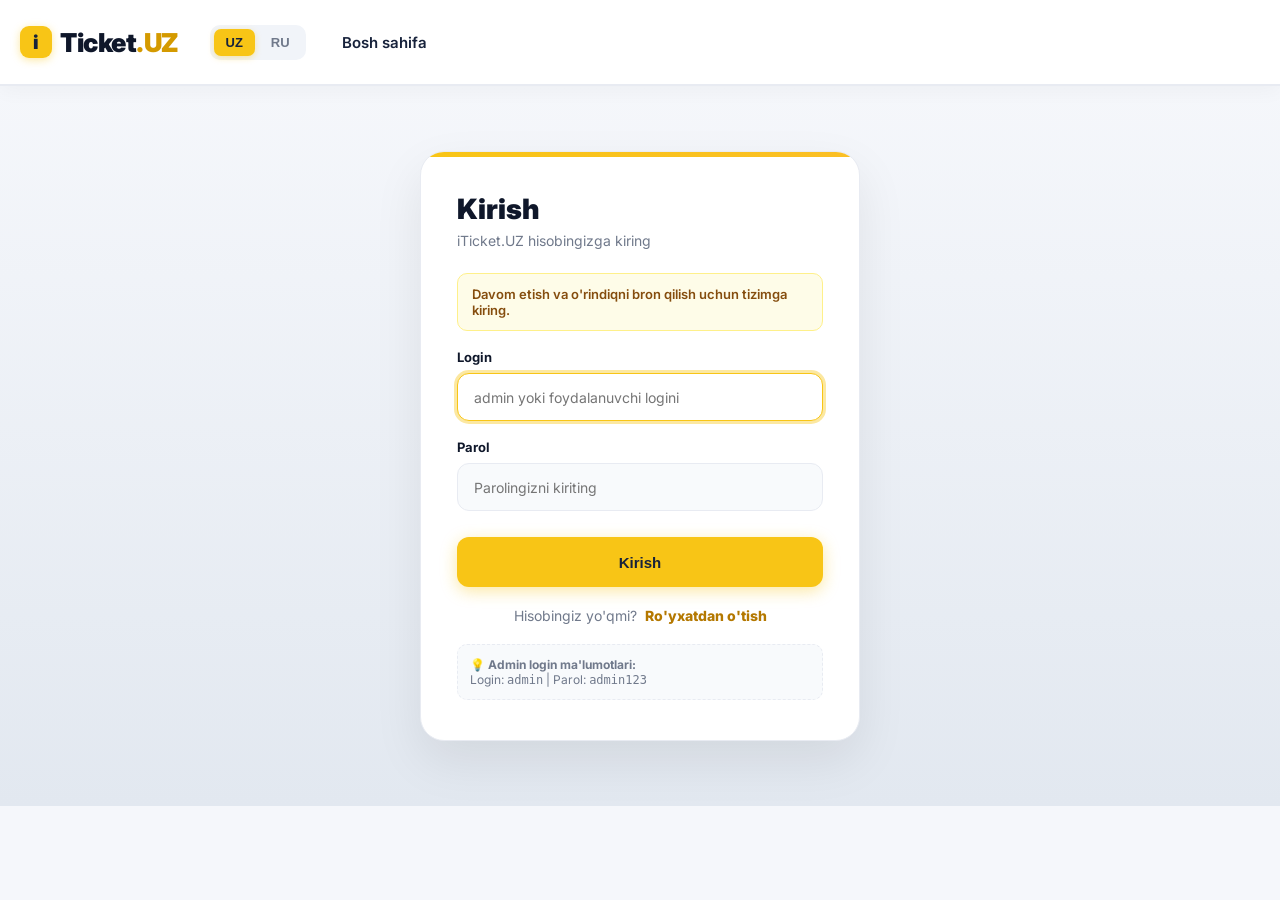
<file: adminPanel.html>
<!DOCTYPE html>
<html lang="uz">
<head>
  <meta charset="UTF-8">
  <meta name="viewport" content="width=device-width, initial-scale=1.0">
  <title>iTicket.UZ — Admin Panel</title>
  <link rel="preconnect" href="https://fonts.googleapis.com">
  <link href="https://fonts.googleapis.com/css2?family=Inter:wght@400;500;600;700;800;900&display=swap" rel="stylesheet">
  <link rel="stylesheet" href="ticket.css">
  <style>
    /* Admin specific modals and toggles */
    .modal-overlay {
      display: none;
      position: fixed;
      inset: 0;
      background: rgba(15, 23, 42, 0.7);
      backdrop-filter: blur(4px);
      z-index: 200;
      place-items: center;
      padding: 20px;
    }
    .modal-overlay.active {
      display: grid;
    }
    .modal-box {
      width: 700px;
      max-width: 100%;
      background: #ffffff;
      border-radius: 18px;
      padding: 30px;
      box-shadow: 0 24px 60px rgba(0,0,0,0.25);
      position: relative;
      max-height: 90vh;
      overflow-y: auto;
    }
    .modal-close-btn {
      position: absolute;
      top: 18px;
      right: 18px;
      width: 36px;
      height: 36px;
      border: 0;
      border-radius: 50%;
      background: #f1f5f9;
      cursor: pointer;
      font-size: 20px;
    }
    .admin-nav-bar {
      display: flex;
      justify-content: space-between;
      align-items: center;
      margin-bottom: 24px;
    }
  </style>
</head>

<body>
  <header class="site-header">
    <div class="container header-inner">
      <a href="index.html" class="logo">
        <span class="logo-mark">i</span>Ticket<span>.UZ</span>
      </a>

      <div class="header-center">
        <div class="lang-switch">
          <button class="lang-btn active" onclick="setLang('uz')">UZ</button>
          <button class="lang-btn" onclick="setLang('ru')">RU</button>
        </div>
        <nav class="main-nav">
          <a href="index.html">Bosh sahifa</a>
          <a href="index.html#category/concerts">Konsertlar</a>
        </nav>
      </div>

      <div class="header-actions">
        <span class="user-badge" id="adminUserBadge">🛠 Administrator</span>
        <button class="header-logout" onclick="logout()">Chiqish</button>
      </div>
    </div>
  </header>

  <main class="admin-shell">
    <div class="admin-header-bar">
      <div>
        <h1 id="pageTitle">Boshqaruv Paneli (Admin Panel)</h1>
        <p style="color:var(--muted); margin-top:4px;">Konsertlarni qo'shish, tahrirlash, holatini va karuselini boshqarish</p>
      </div>
      <div style="display:flex; gap:10px; align-items:center;">
        <button class="filter-btn-reset" id="resetToDefaultBtn" style="margin-top:0;" title="Barcha 40 ta standart konsertlarni qayta tiklash">🔄 40 ta standart konsertni tiklash</button>
        <button class="btn-primary" id="openAddModalBtn">+ Yangi tadbir qo'shish</button>
      </div>
    </div>

    <!-- Stats -->
    <div class="admin-stats">
      <div class="stat-card">
        <small>Jami tadbirlar</small>
        <strong id="statTotal">0</strong>
      </div>
      <div class="stat-card">
        <small>Karuseldagi tadbirlar (Banner)</small>
        <strong id="statBanner" style="color:#b47800;">0</strong>
      </div>
      <div class="stat-card">
        <small>Sotuvda mavjud</small>
        <strong id="statAvailable" style="color:#16a34a;">0</strong>
      </div>
      <div class="stat-card">
        <small>Biletlar tugagan (Sold-out)</small>
        <strong id="statSoldOut" style="color:#dc2626;">0</strong>
      </div>
    </div>

    <!-- Admin Filter & Search Controls -->
    <div style="background:#ffffff; border:1px solid var(--line); border-radius:14px; padding:16px 20px; margin-bottom:20px; display:flex; gap:16px; align-items:center; flex-wrap:wrap;">
      <div style="flex-grow:1; min-width:240px;">
        <input type="text" id="adminSearchInput" placeholder=" Tadbir nomi yoki joyi bo'yicha qidirish..." style="width:100%; height:42px; border:1px solid var(--line); border-radius:8px; padding:0 14px; font-size:14px; outline:none;">
      </div>
      <div>
        <select id="adminCategoryFilter" style="height:42px; border:1px solid var(--line); border-radius:8px; padding:0 12px; font-size:14px; outline:none; background:#f8fafc;">
          <option value="all">Barcha kategoriyalar</option>
          <option value="concerts">Konsertlar</option>
          <option value="cultural-events">Madaniy tadbirlar</option>
          <option value="theater">Teatr</option>
          <option value="sport">Sport</option>
          <option value="kids">Bolalar uchun</option>
          <option value="other-events">Boshqa tadbirlar</option>
        </select>
      </div>
      <div>
        <select id="adminStatusFilter" style="height:42px; border:1px solid var(--line); border-radius:8px; padding:0 12px; font-size:14px; outline:none; background:#f8fafc;">
          <option value="all">Barcha holatlar</option>
          <option value="available">Sotuvda mavjud</option>
          <option value="sold-out">Biletlar tugagan</option>
          <option value="banner">Karuseldagilar (Banner)</option>
        </select>
      </div>
    </div>

    <!-- Events Table -->
    <div class="admin-table-wrap">
      <table class="admin-table">
        <thead>
          <tr>
            <th>Rasm</th>
            <th>Tadbir nomi</th>
            <th>Kategoriya</th>
            <th>Joylashuv / Zal</th>
            <th>Sana va Vaqt</th>
            <th>Narx</th>
            <th>Holati</th>
            <th>Karusel (Banner)</th>
            <th>Amallar</th>
          </tr>
        </thead>
        <tbody id="eventsTableBody">
          <!-- Populated by JavaScript -->
        </tbody>
      </table>
    </div>
  </main>

  <!-- Add / Edit Modal -->
  <div class="modal-overlay" id="eventModal">
    <div class="modal-box">
      <button class="modal-close-btn" id="closeModalBtn">×</button>
      <h2 id="modalTitle" style="margin-bottom:20px; font-weight:900;">Yangi tadbir qo'shish</h2>

      <form id="eventForm">
        <input type="hidden" id="editEventId">

        <div class="form-grid-2">
          <div class="auth-field">
            <label for="eventTitle">Tadbir nomi *</label>
            <input type="text" id="eventTitle" placeholder="Masalan: Yulduz Usmonova konserti" required>
          </div>

          <div class="auth-field">
            <label for="eventCategory">Kategoriya *</label>
            <select id="eventCategory" required>
              <option value="concerts">Konsertlar</option>
              <option value="cultural-events">Madaniy tadbirlar</option>
              <option value="theater">Teatr</option>
              <option value="sport">Sport</option>
              <option value="kids">Bolalar uchun</option>
              <option value="other-events">Boshqa tadbirlar</option>
            </select>
          </div>
        </div>

        <div class="form-grid-2">
          <div class="auth-field">
            <label for="eventJoy">Joylashuv (Manzil/Bino) *</label>
            <input type="text" id="eventJoy" placeholder="Masalan: Humo Arena" required>
          </div>

          <div class="auth-field">
            <label for="eventZal">3D Zal ko'rinishi turi *</label>
            <select id="eventZal" required>
              <option value="arena">Humo Arena (Katta arena sektorlari)</option>
              <option value="palace">Xalqlar Do'stligi Saroyi (Parter, Amfiteatr, Balkon)</option>
              <option value="theater">Teatr zali (Parter va Lojalar)</option>
              <option value="cinema-hall">Kino-konsert zali (Keng amfiteatr)</option>
              <option value="lounge">Klub / Lounge (Yumaloq stollar va stullar)</option>
            </select>
          </div>
        </div>

        <div class="form-grid-2">
          <div class="auth-field">
            <label for="eventSana">Sana *</label>
            <input type="date" id="eventSana" required>
          </div>

          <div class="auth-field">
            <label for="eventVaqt">Vaqt</label>
            <input type="text" id="eventVaqt" placeholder="Masalan: 19:00">
          </div>
        </div>

        <div class="form-grid-2">
          <div class="auth-field">
            <label for="eventNarx">Boshlang'ich narx (UZS) *</label>
            <input type="number" id="eventNarx" placeholder="Masalan: 100000" required>
          </div>

          <div class="auth-field">
            <label for="eventYosh">Yosh chegarasi</label>
            <input type="text" id="eventYosh" placeholder="Masalan: 6+ yoki 12+">
          </div>
        </div>

        <div class="auth-field">
          <label for="eventRasm">Rasm URL manzili *</label>
          <input type="url" id="eventRasm" placeholder="https://cdn.iticket.uz/...jpg" required>
        </div>

        <div class="form-grid-2" style="margin-top:14px;">
          <div class="auth-field">
            <label for="eventHolat">Chiptalar holati *</label>
            <select id="eventHolat">
              <option value="available">Sotuvda mavjud (Available)</option>
              <option value="sold-out">Biletlar tugagan (Sold-out)</option>
            </select>
          </div>

          <div class="auth-field" style="display:flex; align-items:center; gap:10px; margin-top:28px;">
            <input type="checkbox" id="eventBanner" style="width:22px; height:22px; accent-color:var(--yellow); cursor:pointer;">
            <label for="eventBanner" style="margin-bottom:0; cursor:pointer;">Bosh sahifadagi Karuselga (Banner) chiqarish</label>
          </div>
        </div>

        <div style="display:flex; justify-content:flex-end; gap:12px; margin-top:24px;">
          <button type="button" class="cancel-select-btn" id="cancelModalBtn">Bekor qilish</button>
          <button type="submit" class="btn-primary" id="saveEventBtn">Saqlash</button>
        </div>
      </form>
    </div>
  </div>


  <script src="db.js"></script>
  <script src="admin.js"></script>
</body>
</html>
</file>
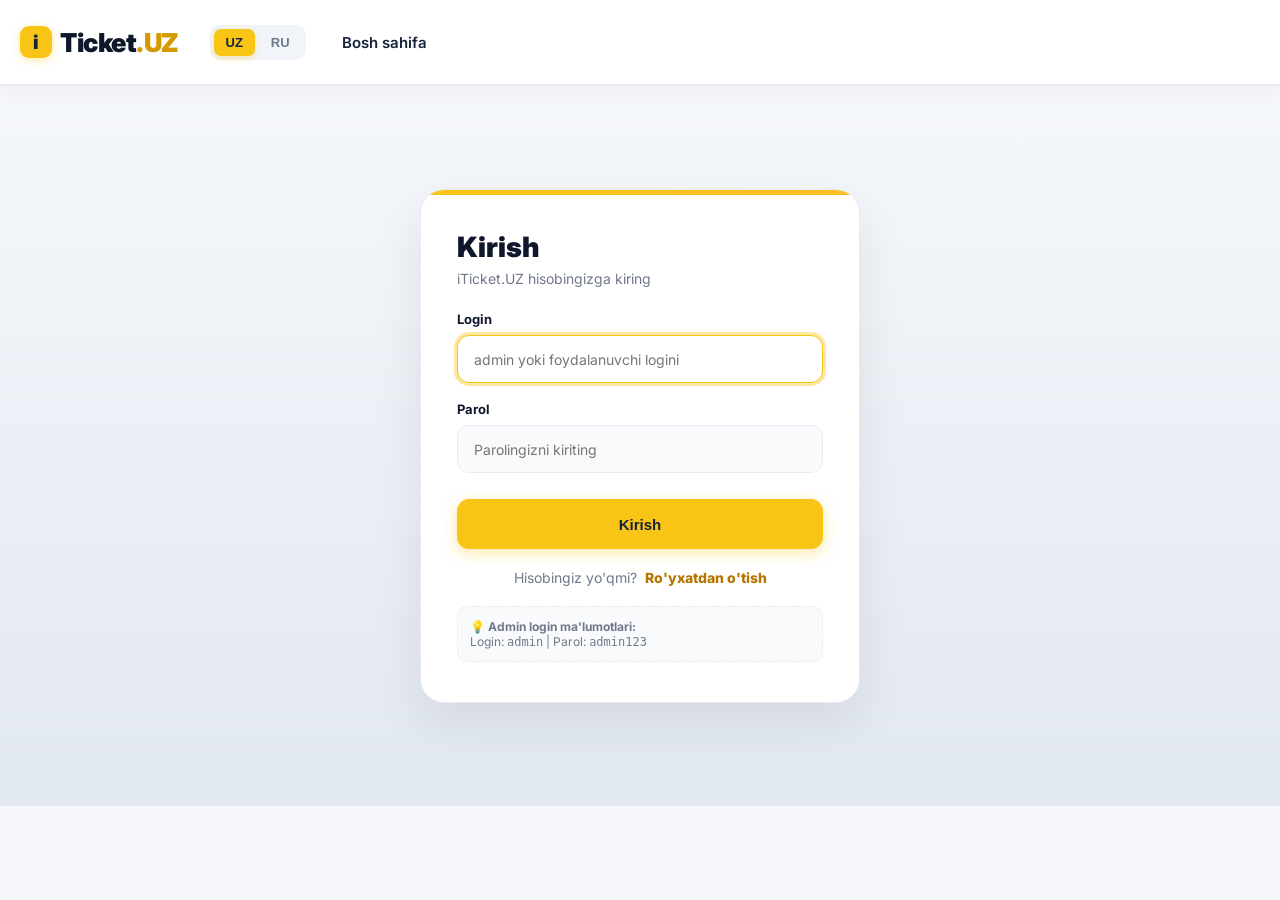
<file: signIN.html>
<!DOCTYPE html>
<html lang="uz">
<head>
    <meta charset="UTF-8">
    <meta name="viewport" content="width=device-width, initial-scale=1.0">
    <title>Kirish — iTicket.UZ</title>
    <link rel="preconnect" href="https://fonts.googleapis.com">
    <link href="https://fonts.googleapis.com/css2?family=Inter:wght@400;500;600;700;800;900&display=swap" rel="stylesheet">
    <link rel="stylesheet" href="ticket.css">
</head>
<body>
    <header class="site-header">
        <div class="container header-inner">
            <a href="index.html" class="logo" aria-label="iTicket bosh sahifa">
                <span class="logo-mark">i</span>Ticket<span>.UZ</span>
            </a>
            <div class="header-center">
                <div class="lang-switch">
                    <button class="lang-btn" id="langBtnUz" onclick="setLang('uz')">UZ</button>
                    <button class="lang-btn" id="langBtnRu" onclick="setLang('ru')">RU</button>
                </div>
                <nav class="main-nav">
                    <a href="index.html" id="navHome">Bosh sahifa</a>
                </nav>
            </div>
            <div class="header-actions"></div>
        </div>
    </header>

    <div class="auth-page">
        <div class="auth-card">
            <h1 id="signInTitle">Kirish</h1>
            <p class="subtitle" id="signInSub">iTicket.UZ hisobingizga kiring</p>
            <div class="auth-success" id="authNotice" style="display:none; background:#fefce8; border-color:#fef08a; color:#854d0e;"></div>

            <div class="auth-field">
                <label for="login" id="labelLogin">Login</label>
                <input id="login" type="text" placeholder="admin yoki foydalanuvchi logini" autofocus>
            </div>
            <div class="auth-field">
                <label for="password" id="labelPass">Parol</label>
                <input id="password" type="password" placeholder="Parolingizni kiriting">
            </div>

            <button class="auth-btn" id="loginBtn">Kirish</button>
            <div class="auth-error" id="authError"></div>
            <p class="auth-link">
                <span id="noAccountText">Hisobingiz yo'qmi?</span>
                <a id="signUpLink" href="signUp.html">Ro'yxatdan o'tish</a>
            </p>

            <div style="margin-top:20px; padding:12px; background:#f8fafc; border-radius:10px; font-size:12px; color:var(--muted); border:1px dashed var(--line);">
                <strong>💡 Admin login ma'lumotlari:</strong><br>
                Login: <code>admin</code> | Parol: <code>admin123</code>
            </div>
        </div>
    </div>

    <script src="db.js"></script>
    <script>
        const curLang = getLang();
        document.getElementById(curLang === 'ru' ? 'langBtnRu' : 'langBtnUz').classList.add('active');

        if (curLang === 'ru') {
            document.getElementById("signInTitle").textContent = "Вход";
            document.getElementById("signInSub").textContent = "Войдите в ваш аккаунт iTicket.UZ";
            document.getElementById("loginBtn").textContent = "Войти";
            document.getElementById("noAccountText").textContent = "Нет аккаунта?";
            document.getElementById("signUpLink").textContent = "Зарегистрироваться";
            document.getElementById("navHome").textContent = "Главная";
        }

        const params = new URLSearchParams(window.location.search);
        const redirectUrl = params.get("redirect") || "index.html";

        if (params.get("redirect")) {
            const notice = document.getElementById("authNotice");
            notice.textContent = curLang === 'ru' ? "Войдите для выбора и бронирования мест." : "Davom etish va o'rindiqni bron qilish uchun tizimga kiring.";
            notice.style.display = "block";
            document.getElementById("signUpLink").href = "signUp.html?redirect=" + encodeURIComponent(redirectUrl);
        }

        if (isLoggedIn()) {
            const curUser = getCurrentUser();
            if (curUser && curUser.role === "admin") {
                window.location.href = "adminPanel.html";
            } else {
                window.location.href = redirectUrl;
            }
        }

        document.getElementById("loginBtn").addEventListener("click", function () {
            const login = document.getElementById("login").value.trim();
            const password = document.getElementById("password").value.trim();
            const errorEl = document.getElementById("authError");
            errorEl.style.display = "none";

            if (!login || !password) {
                errorEl.textContent = curLang === 'ru' ? "Введите логин и пароль!" : "Login va parolni kiriting!";
                errorEl.style.display = "block";
                return;
            }

            const usersList = typeof Users !== "undefined" ? Users : JSON.parse(localStorage.getItem("Users") || "[]");
            const user = usersList.find(u => (u.login.toLowerCase() === login.toLowerCase() || u.username.toLowerCase() === login.toLowerCase()) && u.password === password);

            if (!user) {
                errorEl.textContent = curLang === 'ru' ? "Неверный логин или пароль!" : "Login yoki parol noto'g'ri!";
                errorEl.style.display = "block";
                return;
            }

            localStorage.setItem("loggedInUser", user.login);
            localStorage.setItem("username", user.username);
            localStorage.setItem("role", user.role);

            // Agar admin bo'lsa va maxsus redirect ko'rsatilmagan bo'lsa -> adminPanel.html ga yo'naltirish
            if (user.role === "admin" && (!params.get("redirect") || redirectUrl === "index.html")) {
                window.location.href = "adminPanel.html";
            } else {
                window.location.href = redirectUrl;
            }
        });

        document.getElementById("password").addEventListener("keydown", function (e) {
            if (e.key === "Enter") document.getElementById("loginBtn").click();
        });
    </script>
</body>
</html>
</file>
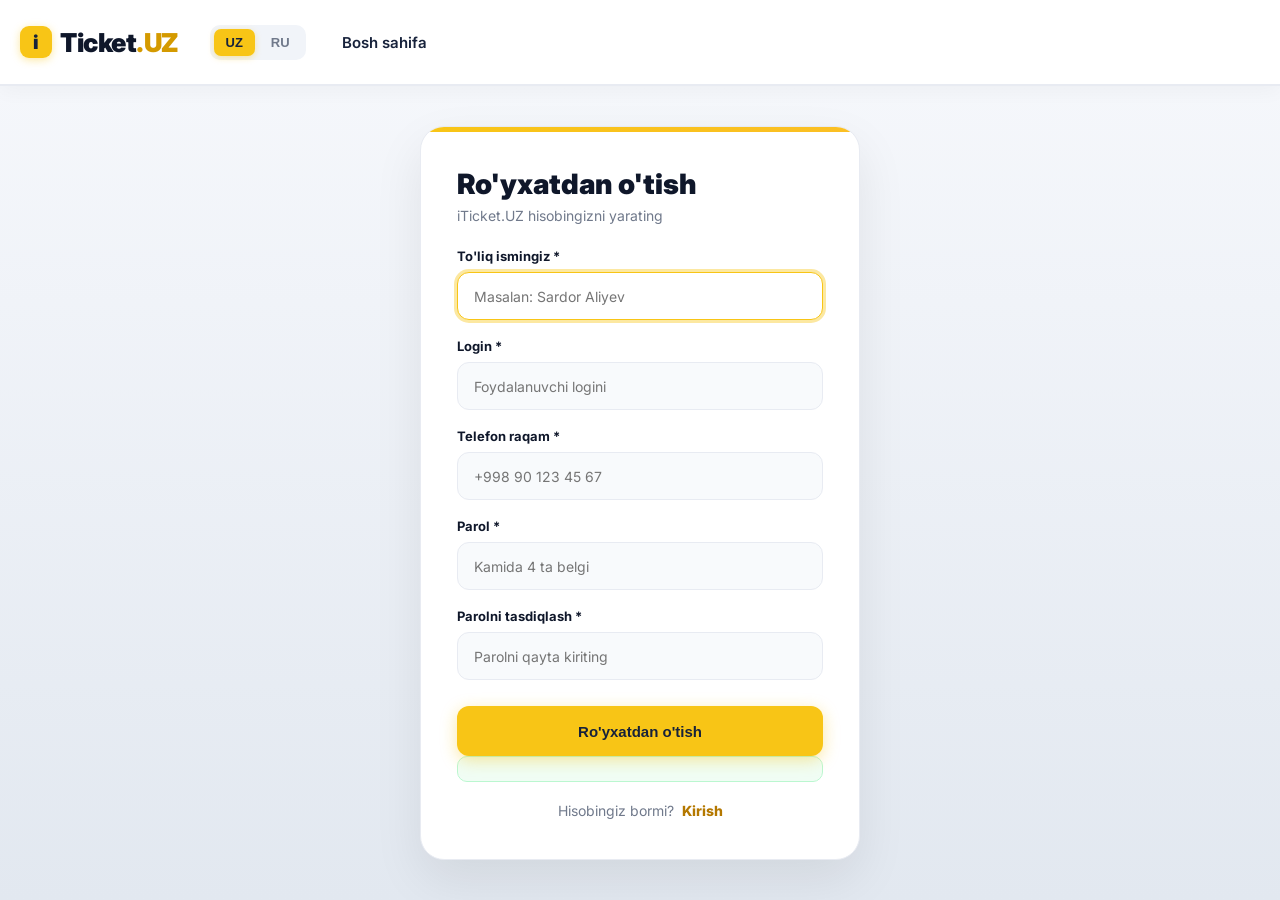
<file: signUp.html>
<!DOCTYPE html>
<html lang="uz">
<head>
    <meta charset="UTF-8">
    <meta name="viewport" content="width=device-width, initial-scale=1.0">
    <title>Ro'yxatdan o'tish — iTicket.UZ</title>
    <link rel="preconnect" href="https://fonts.googleapis.com">
    <link href="https://fonts.googleapis.com/css2?family=Inter:wght@400;500;600;700;800;900&display=swap" rel="stylesheet">
    <link rel="stylesheet" href="ticket.css">
</head>
<body>
    <header class="site-header">
        <div class="container header-inner">
            <a href="index.html" class="logo" aria-label="iTicket bosh sahifa">
                <span class="logo-mark">i</span>Ticket<span>.UZ</span>
            </a>
            <div class="header-center">
                <div class="lang-switch">
                    <button class="lang-btn" id="langBtnUz" onclick="setLang('uz')">UZ</button>
                    <button class="lang-btn" id="langBtnRu" onclick="setLang('ru')">RU</button>
                </div>
                <nav class="main-nav">
                    <a href="index.html" id="navHome">Bosh sahifa</a>
                </nav>
            </div>
            <div class="header-actions"></div>
        </div>
    </header>

    <div class="auth-page">
        <div class="auth-card">
            <h1 id="signUpTitle">Ro'yxatdan o'tish</h1>
            <p class="subtitle" id="signUpSub">iTicket.UZ hisobingizni yarating</p>

            <div class="auth-field">
                <label for="fullname" id="labelName">To'liq ismingiz *</label>
                <input id="fullname" type="text" placeholder="Masalan: Sardor Aliyev" autofocus required>
            </div>
            <div class="auth-field">
                <label for="login" id="labelLogin">Login *</label>
                <input id="login" type="text" placeholder="Foydalanuvchi logini" required>
            </div>
            <div class="auth-field">
                <label for="phone" id="labelPhone">Telefon raqam *</label>
                <input id="phone" type="tel" placeholder="+998 90 123 45 67" required>
            </div>
            <div class="auth-field">
                <label for="password" id="labelPass">Parol *</label>
                <input id="password" type="password" placeholder="Kamida 4 ta belgi" required>
            </div>
            <div class="auth-field">
                <label for="password2" id="labelPass2">Parolni tasdiqlash *</label>
                <input id="password2" type="password" placeholder="Parolni qayta kiriting" required>
            </div>

            <button class="auth-btn" id="registerBtn">Ro'yxatdan o'tish</button>
            <div class="auth-error" id="authError"></div>
            <div class="auth-success" id="authSuccess"></div>

            <p class="auth-link">
                <span id="haveAccountText">Hisobingiz bormi?</span>
                <a id="signInLink" href="signIN.html">Kirish</a>
            </p>
        </div>
    </div>

    <script src="db.js"></script>
    <script>
        const curLang = getLang();
        document.getElementById(curLang === 'ru' ? 'langBtnRu' : 'langBtnUz').classList.add('active');

        if (curLang === 'ru') {
            document.getElementById("signUpTitle").textContent = "Регистрация";
            document.getElementById("signUpSub").textContent = "Создайте ваш аккаунт iTicket.UZ";
            document.getElementById("labelName").textContent = "Полное имя *";
            document.getElementById("labelLogin").textContent = "Логин *";
            document.getElementById("labelPhone").textContent = "Номер телефона *";
            document.getElementById("labelPass").textContent = "Пароль *";
            document.getElementById("labelPass2").textContent = "Подтвердите пароль *";
            document.getElementById("registerBtn").textContent = "Зарегистрироваться";
            document.getElementById("haveAccountText").textContent = "Уже есть аккаунт?";
            document.getElementById("signInLink").textContent = "Войти";
            document.getElementById("navHome").textContent = "Главная";
        }

        const params = new URLSearchParams(window.location.search);
        const redirectUrl = params.get("redirect") || "index.html";

        if (params.get("redirect")) {
            document.getElementById("signInLink").href = "signIN.html?redirect=" + encodeURIComponent(redirectUrl);
        }

        document.getElementById("registerBtn").addEventListener("click", function () {
            const fullname = document.getElementById("fullname").value.trim();
            const login = document.getElementById("login").value.trim();
            const phone = document.getElementById("phone").value.trim();
            const password = document.getElementById("password").value.trim();
            const password2 = document.getElementById("password2").value.trim();
            const errorEl = document.getElementById("authError");
            const successEl = document.getElementById("authSuccess");
            errorEl.style.display = "none";
            successEl.style.display = "none";

            if (!fullname || !login || !phone || !password) {
                errorEl.textContent = curLang === 'ru' ? "Заполните все обязательные поля!" : "Barcha maydonlarni to'ldiring!";
                errorEl.style.display = "block";
                return;
            }
            if (password.length < 4) {
                errorEl.textContent = curLang === 'ru' ? "Пароль должен содержать минимум 4 символа!" : "Parol kamida 4 belgidan iborat bo'lishi kerak!";
                errorEl.style.display = "block";
                return;
            }
            if (password !== password2) {
                errorEl.textContent = curLang === 'ru' ? "Пароли не совпадают!" : "Kiritilgan parollar bir-biriga mos kelmadi!";
                errorEl.style.display = "block";
                return;
            }

            const usersList = typeof Users !== "undefined" ? Users : JSON.parse(localStorage.getItem("Users") || "[]");
            const exists = usersList.find(u => u.login.toLowerCase() === login.toLowerCase());
            if (exists) {
                errorEl.textContent = curLang === 'ru' ? "Этот логин уже занят! Выберите другой." : "Bu login allaqachon band! Boshqa login tanlang.";
                errorEl.style.display = "block";
                return;
            }

            const newUser = {
                id: usersList.length > 0 ? (usersList[usersList.length - 1].id + 1) : 1,
                username: fullname,
                login: login,
                password: password,
                number: phone,
                role: "user"
            };

            usersList.push(newUser);
            localStorage.setItem("Users", JSON.stringify(usersList));
            localStorage.setItem("loggedInUser", login);
            localStorage.setItem("username", fullname);
            localStorage.setItem("role", "user");

            successEl.textContent = curLang === 'ru' ? "Вы успешно зарегистрированы! Перенаправление..." : "Muvaffaqiyatli ro'yxatdan o'tdingiz! Tizimga yo'naltirilmoqda...";
            successEl.style.display = "block";

            setTimeout(() => {
                window.location.href = redirectUrl;
            }, 1200);
        });

        document.getElementById("password2").addEventListener("keydown", function (e) {
            if (e.key === "Enter") document.getElementById("registerBtn").click();
        });
    </script>
</body>
</html>
</file>
<file: ticket.css>
/* ===================================================
   iTicket.UZ — Comprehensive Brand Styles (Yellow & Dark)
   =================================================== */

@import url('https://fonts.googleapis.com/css2?family=Inter:wght@400;500;600;700;800;900&display=swap');

* {
  margin: 0;
  padding: 0;
  box-sizing: border-box;
}

:root {
  --yellow: #f8c516;
  --yellow-hover: #e5b209;
  --yellow-light: #fff8e1;
  --yellow-glow: rgba(248, 197, 22, 0.4);
  --text: #17223b;
  --text-dark: #0f172a;
  --muted: #70798b;
  --line: #e8ebf2;
  --bg: #f5f7fb;
  --card-bg: #111827;
  --green: #22c55e;
  --red: #ef4444;
}

body {
  background: var(--bg);
  color: var(--text);
  font-family: 'Inter', -apple-system, BlinkMacSystemFont, 'Segoe UI', Roboto, sans-serif;
  -webkit-font-smoothing: antialiased;
}

.container {
  width: 1240px;
  max-width: calc(100% - 40px);
  margin: 0 auto;
}

/* ================= 1. NAVBAR (SPACIOUS & BEAUTIFUL) ================= */
.site-header {
  position: sticky;
  top: 0;
  z-index: 100;
  background: #ffffff;
  border-bottom: 2px solid var(--line);
  box-shadow: 0 4px 20px rgba(0, 0, 0, 0.04);
}

.header-inner {
  height: 84px;
  display: flex;
  align-items: center;
  justify-content: space-between;
  gap: 32px;
}

.logo {
  color: var(--text-dark);
  font-size: 26px;
  font-weight: 900;
  text-decoration: none;
  display: inline-flex;
  align-items: center;
  letter-spacing: -0.5px;
  transition: transform 0.2s;
  flex-shrink: 0;
}

.logo:hover {
  transform: scale(1.02);
}

.logo span {
  color: #d49a00;
}

.logo-mark {
  display: inline-grid;
  width: 32px;
  height: 32px;
  margin-right: 8px;
  place-items: center;
  border-radius: 9px;
  background: var(--yellow);
  color: #17223b !important;
  font-weight: 900;
  font-size: 19px;
  box-shadow: 0 2px 8px var(--yellow-glow);
}

.header-center {
  display: flex;
  align-items: center;
  gap: 32px;
  flex-grow: 1;
}

/* Language Switcher */
.lang-switch {
  display: flex;
  background: #f1f4f9;
  border-radius: 10px;
  padding: 4px;
  gap: 4px;
  flex-shrink: 0;
}

.lang-btn {
  border: 0;
  background: transparent;
  color: var(--muted);
  font-size: 13px;
  font-weight: 700;
  padding: 6px 12px;
  border-radius: 7px;
  cursor: pointer;
  transition: all 0.2s;
}

.lang-btn.active {
  background: var(--yellow);
  color: #17223b;
  box-shadow: 0 2px 6px rgba(248, 197, 22, 0.35);
}

.lang-btn:hover:not(.active) {
  color: var(--text);
}

/* Main Navigation */
.main-nav {
  display: flex;
  align-items: center;
  gap: 26px;
}

.main-nav a {
  color: var(--text);
  text-decoration: none;
  font-weight: 600;
  font-size: 15px;
  position: relative;
  padding: 6px 4px;
  transition: color 0.2s;
  white-space: nowrap;
}

.main-nav a:hover {
  color: #c48b00;
}

.main-nav a::after {
  content: "";
  position: absolute;
  bottom: 0;
  left: 0;
  width: 0;
  height: 2px;
  background: var(--yellow);
  transition: width 0.25s ease;
}

.main-nav a:hover::after {
  width: 100%;
}

.category-menu {
  position: relative;
}

.category-menu summary {
  color: var(--text);
  font-size: 15px;
  font-weight: 600;
  cursor: pointer;
  list-style: none;
  display: flex;
  align-items: center;
  gap: 6px;
  padding: 6px 4px;
  transition: color 0.2s;
}

.category-menu summary::-webkit-details-marker {
  display: none;
}

.category-menu summary::after {
  content: "▾";
  font-size: 12px;
}

.category-menu summary:hover {
  color: #c48b00;
}

.category-menu-list {
  position: absolute;
  top: calc(100% + 14px);
  left: 0;
  width: 220px;
  padding: 10px;
  background: #ffffff;
  border: 1px solid var(--line);
  border-radius: 14px;
  box-shadow: 0 16px 36px rgba(17, 24, 39, 0.12);
  display: flex;
  flex-direction: column;
  gap: 6px;
  z-index: 100;
  animation: dropdownFade 0.2s ease;
}

@keyframes dropdownFade {
  from { opacity: 0; transform: translateY(-6px); }
  to { opacity: 1; transform: translateY(0); }
}

.category-menu-list a {
  padding: 10px 14px;
  border-radius: 8px;
  color: var(--text);
  text-decoration: none;
  font-size: 14px;
  font-weight: 500;
  transition: all 0.15s;
}

.category-menu-list a:hover {
  background: var(--yellow-light);
  color: #a37200;
  padding-left: 18px;
}

/* Header Actions */
.header-actions {
  display: flex;
  align-items: center;
  gap: 12px;
  flex-shrink: 0;
}

.icon-btn,
.cart-btn,
.profile-btn,
.mobile-menu-toggle {
  width: 44px;
  height: 44px;
  border: 0;
  border-radius: 50%;
  background: #f1f4f8;
  color: var(--text);
  text-align: center;
  line-height: 44px;
  text-decoration: none;
  cursor: pointer;
  display: inline-grid;
  place-items: center;
  font-size: 18px;
  transition: all 0.2s ease;
  position: relative;
}

.icon-btn:hover,
.cart-btn:hover,
.profile-btn:hover,
.mobile-menu-toggle:hover {
  background: var(--yellow);
  color: #17223b;
  transform: translateY(-2px);
  box-shadow: 0 4px 12px var(--yellow-glow);
}

.action-count,
.floating-cart-count {
  position: absolute;
  top: -3px;
  right: -3px;
  min-width: 20px;
  height: 20px;
  padding: 0 5px;
  border-radius: 10px;
  background: var(--yellow);
  color: #17223b;
  font-size: 11px;
  font-weight: 900;
  line-height: 20px;
  text-align: center;
  box-shadow: 0 2px 6px rgba(0,0,0,0.2);
}

.user-header {
  display: flex;
  align-items: center;
  gap: 10px;
}

.user-badge {
  color: #17223b;
  font-weight: 700;
  font-size: 13px;
  background: var(--yellow-light);
  border: 1px solid #fed7aa;
  padding: 8px 16px;
  border-radius: 20px;
  white-space: nowrap;
}

.admin-nav-link {
  display: inline-flex;
  align-items: center;
  gap: 6px;
  padding: 8px 16px;
  border-radius: 10px;
  background: #111827;
  color: var(--yellow) !important;
  font-size: 13px;
  font-weight: 800;
  text-decoration: none;
  border: 1px solid var(--yellow);
  transition: all 0.2s;
  white-space: nowrap;
}

.admin-nav-link:hover {
  background: var(--yellow);
  color: #111827 !important;
  transform: translateY(-1px);
}

.header-logout {
  padding: 8px 14px;
  border: 1px solid var(--line);
  border-radius: 8px;
  background: #ffffff;
  color: var(--red);
  font-size: 13px;
  font-weight: 600;
  cursor: pointer;
  transition: all 0.2s;
  white-space: nowrap;
}

.header-logout:hover {
  background: #fef2f2;
  border-color: #fecaca;
}

.mobile-menu-toggle,
.mobile-nav {
  display: none;
}

/* ================= 2. HERO SLIDER ================= */
.hero-wrap {
  background: #0d1322;
  position: relative;
}

.hero-slider {
  position: relative;
  max-width: 1240px;
  height: 460px;
  margin: 0 auto;
  overflow: hidden;
  border-radius: 0 0 20px 20px;
}

.hero-card {
  height: 460px;
  position: relative;
}

.hero-card::after {
  content: "";
  position: absolute;
  inset: 0;
  background: linear-gradient(90deg, rgba(13, 19, 34, 0.96) 0%, rgba(13, 19, 34, 0.6) 50%, transparent 100%);
}

.hero-card img {
  width: 100%;
  height: 100%;
  object-fit: cover;
}

.hero-copy {
  position: absolute;
  z-index: 2;
  left: 60px;
  bottom: 55px;
  max-width: 580px;
  color: #ffffff;
}

.hero-copy span {
  font-size: 13px;
  font-weight: 800;
  color: var(--yellow);
  text-transform: uppercase;
  letter-spacing: 1.5px;
}

.hero-copy h1 {
  margin: 10px 0 14px;
  font-size: 42px;
  font-weight: 900;
  line-height: 1.15;
}

.hero-copy p {
  margin-bottom: 24px;
  color: #cbd5e1;
  font-size: 16px;
}

.hero-copy a,
.btn-primary {
  display: inline-block;
  padding: 14px 30px;
  border: 0;
  border-radius: 10px;
  background: var(--yellow);
  color: #17223b;
  font-weight: 900;
  font-size: 15px;
  text-decoration: none;
  cursor: pointer;
  transition: all 0.25s ease;
  box-shadow: 0 4px 16px var(--yellow-glow);
}

.hero-copy a:hover,
.btn-primary:hover {
  background: var(--yellow-hover);
  transform: translateY(-2px);
  box-shadow: 0 8px 24px var(--yellow-glow);
}

.carousel-btn {
  position: absolute;
  z-index: 5;
  top: 50%;
  transform: translateY(-50%);
  width: 48px;
  height: 48px;
  border: 0;
  border-radius: 50%;
  background: rgba(255, 255, 255, 0.95);
  color: var(--text);
  font-size: 26px;
  cursor: pointer;
  display: grid;
  place-items: center;
  transition: all 0.2s ease;
  box-shadow: 0 4px 16px rgba(0, 0, 0, 0.25);
}

.carousel-btn:hover {
  background: var(--yellow);
  color: #17223b;
  transform: translateY(-50%) scale(1.1);
}

.hero-prev { left: 18px; }
.hero-next { right: 18px; }

.hero-pagination {
  position: absolute;
  z-index: 5;
  bottom: 22px;
  left: 50%;
  transform: translateX(-50%);
  display: flex;
  gap: 8px;
}

.hero-pagination button {
  width: 8px;
  height: 8px;
  padding: 0;
  border: 0;
  border-radius: 8px;
  background: rgba(255, 255, 255, 0.4);
  cursor: pointer;
  transition: all 0.3s;
}

.hero-pagination button.active {
  width: 28px;
  background: var(--yellow);
}

/* ================= 3. FILTER & SEARCH TOOLBAR ================= */
.filter-bar {
  max-width: 1240px;
  margin: 36px auto 10px;
  padding: 20px 24px;
  background: #ffffff;
  border-radius: 16px;
  box-shadow: 0 8px 24px rgba(0, 0, 0, 0.04);
  border: 1px solid var(--line);
  display: flex;
  align-items: center;
  gap: 16px;
  flex-wrap: wrap;
}

.filter-group {
  display: flex;
  flex-direction: column;
  gap: 6px;
  flex-grow: 1;
}

.filter-group label {
  font-size: 12px;
  font-weight: 700;
  color: var(--muted);
  text-transform: uppercase;
}

.filter-group input,
.filter-group select {
  height: 44px;
  padding: 0 14px;
  border: 1px solid var(--line);
  border-radius: 10px;
  font-size: 14px;
  outline: none;
  transition: border 0.2s;
  background: #f8fafc;
}

.filter-group input:focus,
.filter-group select:focus {
  border-color: var(--yellow);
}

.filter-btn-search {
  height: 44px;
  padding: 0 24px;
  border: 0;
  border-radius: 10px;
  background: var(--yellow);
  color: #17223b;
  font-weight: 800;
  font-size: 14px;
  cursor: pointer;
  margin-top: 22px;
  transition: all 0.2s;
}

.filter-btn-search:hover {
  background: var(--yellow-hover);
  transform: translateY(-1px);
}

.filter-btn-reset {
  height: 44px;
  padding: 0 18px;
  border: 1px solid var(--line);
  border-radius: 10px;
  background: #ffffff;
  color: var(--muted);
  font-weight: 600;
  font-size: 14px;
  cursor: pointer;
  margin-top: 22px;
  transition: all 0.2s;
}

.filter-btn-reset:hover {
  background: #f8fafc;
  color: var(--text);
}

/* ================= 4. THIS WEEK DAYS SELECTOR ================= */
.week-strip {
  max-width: 1240px;
  margin: 32px auto 0;
}

.week-strip-title {
  font-size: 24px;
  font-weight: 800;
  margin-bottom: 16px;
  color: var(--text);
}

.week-days-row {
  display: flex;
  gap: 10px;
  overflow-x: auto;
  padding-bottom: 8px;
}

.day-pill {
  padding: 10px 20px;
  border: 1px solid var(--line);
  border-radius: 24px;
  background: #ffffff;
  color: var(--text);
  font-size: 14px;
  font-weight: 700;
  cursor: pointer;
  white-space: nowrap;
  transition: all 0.2s;
}

.day-pill.active,
.day-pill:hover {
  background: var(--yellow);
  color: #17223b;
  border-color: var(--yellow);
  box-shadow: 0 4px 12px var(--yellow-glow);
}

/* ================= 5. EVENT CARDS (EXACT HOVER REQUEST) ================= */
/* "cardda faqat rasmi chiqsin olib borganda pastidan hoveri chiqsin rasm kichariyib" */
.event-section {
  max-width: 1240px;
  margin: 48px auto;
}

.section-heading {
  margin-bottom: 22px;
  display: flex;
  justify-content: space-between;
  align-items: center;
}

.section-heading h2 {
  font-size: 26px;
  font-weight: 800;
  color: var(--text);
}

.event-grid {
  display: grid;
  grid-template-columns: repeat(5, 1fr);
  gap: 20px;
}

.event-card {
  position: relative;
  overflow: hidden;
  border-radius: 16px;
  background: #111827;
  border: 1px solid var(--line);
  height: 380px;
  cursor: pointer;
  box-shadow: 0 4px 16px rgba(0, 0, 0, 0.05);
  transition: transform 0.35s cubic-bezier(0.16, 1, 0.3, 1), box-shadow 0.35s ease, border-color 0.35s ease;
}

.event-card-link {
  display: block;
  width: 100%;
  height: 100%;
  position: relative;
  text-decoration: none;
}

/* Image container */
.event-image-wrap {
  position: absolute;
  inset: 0;
  width: 100%;
  height: 100%;
  overflow: hidden;
  background: #1e293b;
  transition: transform 0.4s cubic-bezier(0.16, 1, 0.3, 1), border-radius 0.4s ease;
  z-index: 1;
}

.event-image-wrap img {
  width: 100%;
  height: 100%;
  object-fit: cover;
  transition: transform 0.4s ease, filter 0.4s ease;
}

/* Top badges (always visible over image) */
.event-top-badge {
  position: absolute;
  top: 12px;
  left: 12px;
  padding: 4px 10px;
  border-radius: 8px;
  background: rgba(17, 24, 39, 0.85);
  backdrop-filter: blur(4px);
  color: var(--yellow);
  font-size: 11px;
  font-weight: 800;
  text-transform: uppercase;
  z-index: 10;
}

.favorite-btn {
  position: absolute;
  right: 12px;
  top: 12px;
  width: 36px;
  height: 36px;
  border: 0;
  border-radius: 50%;
  background: rgba(255, 255, 255, 0.95);
  color: #777;
  font-size: 18px;
  cursor: pointer;
  display: grid;
  place-items: center;
  transition: all 0.2s ease;
  box-shadow: 0 2px 8px rgba(0, 0, 0, 0.15);
  z-index: 10;
}

.favorite-btn:hover {
  transform: scale(1.15);
  background: #ffffff;
}

.favorite-btn.active {
  color: #e23d64;
}

/* Default bottom gradient overlay */
.event-card::after {
  content: "";
  position: absolute;
  bottom: 0;
  left: 0;
  right: 0;
  height: 90px;
  background: linear-gradient(0deg, rgba(17, 24, 39, 0.8) 0%, transparent 100%);
  pointer-events: none;
  z-index: 2;
  transition: opacity 0.3s;
}

/* Bottom info panel (slides up on hover) */
.event-info {
  position: absolute;
  bottom: 0;
  left: 0;
  right: 0;
  padding: 16px 14px;
  background: linear-gradient(180deg, transparent 0%, rgba(17, 24, 39, 0.94) 20%, #111827 100%);
  color: #ffffff;
  display: flex;
  flex-direction: column;
  gap: 4px;
  transform: translateY(68px); /* Initial state: partially hidden */
  transition: transform 0.4s cubic-bezier(0.16, 1, 0.3, 1);
  z-index: 5;
}

.event-date {
  color: var(--yellow);
  font-size: 12px;
  font-weight: 800;
  text-transform: uppercase;
}

.event-info h3 {
  font-size: 15px;
  font-weight: 800;
  line-height: 1.3;
  color: #ffffff;
  display: -webkit-box;
  -webkit-line-clamp: 2;
  -webkit-box-orient: vertical;
  overflow: hidden;
}

.event-info p {
  color: #94a3b8;
  font-size: 12px;
  white-space: nowrap;
  overflow: hidden;
  text-overflow: ellipsis;
}

.event-info strong {
  display: block;
  font-size: 14px;
  font-weight: 800;
  color: var(--yellow);
  margin-top: 2px;
}

.card-action-btn {
  margin-top: 8px;
  padding: 8px 14px;
  border-radius: 8px;
  background: var(--yellow);
  color: #17223b;
  font-weight: 800;
  font-size: 12px;
  text-align: center;
  opacity: 0;
  transform: translateY(8px);
  transition: all 0.3s ease;
}

/* === CARD HOVER ANIMATION (SHRINK IMAGE, SLIDE UP INFO) === */
.event-card:hover {
  transform: translateY(-8px);
  box-shadow: 0 24px 48px rgba(0, 0, 0, 0.2);
  border-color: var(--yellow);
}

.event-card:hover .event-image-wrap {
  transform: scale(0.90) translateY(-28px);
  border-radius: 12px;
}

.event-card:hover .event-info {
  transform: translateY(0);
}

.event-card:hover .card-action-btn {
  opacity: 1;
  transform: translateY(0);
}

/* ================= 6. 3D AUDITORIUM VENUE (MATCHING USER SCREENSHOT) ================= */
.venue-section {
  max-width: 1240px;
  margin: 40px auto;
  padding: 0 16px;
}

.venue-section h2 {
  font-size: 24px;
  font-weight: 900;
  margin-bottom: 20px;
  color: var(--text);
}

/* The light architectural theater container matching the screenshot */
.venue-screenshot-container {
  background: #f1f3f7;
  border-radius: 24px;
  padding: 24px 20px 40px;
  position: relative;
  overflow: hidden;
  box-shadow: 0 16px 40px rgba(0, 0, 0, 0.08);
  border: 1px solid #e2e8f0;
}

/* Top toolbar matching the photo */
.venue-top-toolbar {
  display: flex;
  align-items: center;
  justify-content: space-between;
  gap: 16px;
  margin-bottom: 20px;
  flex-wrap: wrap;
}

/* Yellow 2D / 3D pill */
.btn-2d-toggle {
  background: var(--yellow);
  color: #17223b;
  font-weight: 900;
  font-size: 15px;
  padding: 8px 24px;
  border-radius: 20px;
  border: 0;
  cursor: pointer;
  box-shadow: 0 2px 8px var(--yellow-glow);
  transition: all 0.2s;
}

.btn-2d-toggle:hover {
  transform: scale(1.05);
}

/* Price tiers badges with colored dots matching the photo */
.price-tiers-bar {
  display: flex;
  align-items: center;
  gap: 8px;
  flex-wrap: wrap;
  justify-content: center;
}

.price-tier-item {
  display: inline-flex;
  align-items: center;
  gap: 5px;
  background: #ffffff;
  padding: 4px 10px;
  border-radius: 12px;
  font-size: 11px;
  font-weight: 700;
  color: #475569;
  border: 1px solid #e2e8f0;
}

.price-dot {
  width: 8px;
  height: 8px;
  border-radius: 50%;
}

/* Fullscreen toggle button (top right) */
.btn-fullscreen {
  width: 40px;
  height: 40px;
  border-radius: 50%;
  background: var(--yellow);
  color: #17223b;
  border: 0;
  font-size: 18px;
  font-weight: 900;
  cursor: pointer;
  display: grid;
  place-items: center;
  box-shadow: 0 2px 8px var(--yellow-glow);
  transition: transform 0.2s;
}

.btn-fullscreen:hover {
  transform: scale(1.1);
}

/* Floating Zoom controls (right side) */
.zoom-controls {
  position: absolute;
  right: 24px;
  top: 100px;
  background: #ffffff;
  border-radius: 10px;
  box-shadow: 0 4px 16px rgba(0, 0, 0, 0.1);
  display: flex;
  flex-direction: column;
  border: 1px solid #e2e8f0;
  z-index: 20;
}

.btn-zoom {
  width: 36px;
  height: 36px;
  background: transparent;
  border: 0;
  font-size: 20px;
  font-weight: 700;
  cursor: pointer;
  display: grid;
  place-items: center;
  color: #334155;
  transition: background 0.2s;
}

.btn-zoom:first-child {
  border-bottom: 1px solid #e2e8f0;
}

.btn-zoom:hover {
  background: #f8fafc;
  color: var(--text);
}

/* Architectural 3D Stage & Balcony Backdrop */
.venue-visual-frame {
  position: relative;
  min-height: 520px;
  display: flex;
  flex-direction: column;
  align-items: center;
  justify-content: center;
  overflow: hidden;
  background: #ffffff;
  border-radius: 20px;
  box-shadow: inset 0 2px 10px rgba(0, 0, 0, 0.04);
  padding: 30px 10px 40px;
}

/* Side architectural balconies matching the screenshot */
.architectural-balcony-left,
.architectural-balcony-right {
  position: absolute;
  top: 40px;
  width: 140px;
  height: 220px;
  background: linear-gradient(180deg, #f1f5f9 0%, #e2e8f0 100%);
  border: 2px solid #cbd5e1;
  border-radius: 12px;
  opacity: 0.85;
  display: grid;
  grid-template-rows: repeat(4, 1fr);
  gap: 4px;
  padding: 8px;
}

.architectural-balcony-left { left: 16px; transform: perspective(600px) rotateY(35deg); }
.architectural-balcony-right { right: 16px; transform: perspective(600px) rotateY(-35deg); }

.balcony-tier-line {
  background: #cbd5e1;
  border-radius: 4px;
  height: 8px;
}

/* Central interactive seat layout */
.interactive-hall-layout {
  position: relative;
  display: flex;
  flex-direction: column;
  align-items: center;
  transform-origin: center bottom;
  transform: perspective(900px) rotateX(24deg);
  transition: transform 0.4s cubic-bezier(0.16, 1, 0.3, 1);
  z-index: 10;
  padding: 10px 0 24px;
}

.interactive-hall-layout.mode-2d {
  transform: perspective(0) rotateX(0deg) !important;
}

/* Tier Sectors with aisles and curvature */
.tier-sectors-row {
  display: flex;
  align-items: center;
  justify-content: center;
  gap: 16px;
  margin: 6px 0;
}

.tier-balcony {
  gap: 18px;
}

.tier-amfiteatr {
  gap: 16px;
  margin-top: 14px;
}

.tier-parter {
  gap: 16px;
  margin-top: 16px;
}

.sector-block {
  display: flex;
  flex-direction: column;
  align-items: center;
  gap: 4px;
  transition: transform 0.3s ease;
}

.sector-left-wing {
  transform-origin: right center;
  transform: rotate(3.5deg);
}

.sector-right-wing {
  transform-origin: left center;
  transform: rotate(-3.5deg);
}

.amphitheater-row {
  display: flex;
  gap: 3px;
  align-items: center;
  justify-content: center;
}

/* Seats dots */
.hall-seat {
  width: 12px;
  height: 12px;
  border-radius: 2px;
  cursor: pointer;
  transition: transform 0.15s ease, box-shadow 0.15s ease;
  border: 1px solid rgba(0, 0, 0, 0.12);
  position: relative;
}

.hall-seat:hover {
  transform: scale(2.4);
  z-index: 100;
  box-shadow: 0 4px 12px rgba(0, 0, 0, 0.45);
}

.hall-seat.selected {
  background: var(--yellow) !important;
  border-color: #17223b !important;
  transform: scale(2.2);
  box-shadow: 0 0 12px var(--yellow);
  z-index: 50;
}

.hall-seat.booked {
  background: #dc2626 !important;
  border-color: #991b1b !important;
  cursor: not-allowed;
  opacity: 0.85;
}

/* Bottom curved stage matching screenshot */
.curved-stage-bar {
  padding: 12px 140px;
  background: #ffffff;
  border: 2px solid #cbd5e1;
  border-radius: 0 0 100px 100px;
  color: #334155;
  font-weight: 800;
  font-size: 15px;
  letter-spacing: 4px;
  text-align: center;
  box-shadow: 0 6px 20px rgba(0, 0, 0, 0.08);
  margin-top: 28px;
  user-select: none;
}

/* Glassmorphism Seat Hover Card in the Center matching the photo */
.hall-tooltip-card {
  position: absolute;
  top: 140px;
  left: 50%;
  transform: translateX(-50%);
  background: rgba(255, 255, 255, 0.95);
  backdrop-filter: blur(8px);
  border: 1px solid rgba(226, 232, 240, 0.9);
  border-radius: 14px;
  padding: 12px 24px;
  box-shadow: 0 14px 36px rgba(0, 0, 0, 0.12);
  pointer-events: none;
  z-index: 100;
  text-align: center;
  min-width: 220px;
  display: none;
  animation: fadeIn 0.15s ease;
}

.hall-tooltip-grid {
  display: flex;
  justify-content: space-around;
  gap: 16px;
  padding-bottom: 8px;
  border-bottom: 1px solid #e2e8f0;
}

.hall-tooltip-grid div small {
  display: block;
  font-size: 11px;
  color: var(--muted);
  font-weight: 600;
}

.hall-tooltip-grid div strong {
  font-size: 13px;
  font-weight: 800;
  color: var(--text);
}

.hall-tooltip-price {
  margin-top: 8px;
  font-size: 13px;
  font-weight: 800;
  color: #16a34a;
}

/* ================= 7. GOOGLE MAPS SECTION ================= */
.venue-map-section {
  max-width: 1240px;
  margin: 40px auto;
  padding: 0 16px;
}

.venue-map-card {
  background: #ffffff;
  border-radius: 20px;
  padding: 24px;
  border: 1px solid var(--line);
  box-shadow: 0 8px 30px rgba(0, 0, 0, 0.04);
}

.venue-map-card h3 {
  font-size: 20px;
  font-weight: 800;
  margin-bottom: 14px;
  display: flex;
  align-items: center;
  gap: 8px;
}

.venue-map-iframe {
  width: 100%;
  height: 360px;
  border: 0;
  border-radius: 14px;
}

/* ================= 8. FORM & AUTH CONTROLS ================= */
.auth-field {
  display: flex;
  flex-direction: column;
  gap: 8px;
  margin-bottom: 18px;
}

.auth-field label {
  font-size: 13px;
  font-weight: 700;
  color: var(--text-dark);
}

.auth-field input,
.auth-field select,
.auth-field textarea {
  width: 100%;
  height: 48px;
  padding: 0 16px;
  border: 1.5px solid var(--line);
  border-radius: 12px;
  font-size: 14px;
  font-family: inherit;
  color: var(--text-dark);
  background: #f8fafc;
  outline: none;
  transition: all 0.2s ease;
}

.auth-field input:focus,
.auth-field select:focus,
.auth-field textarea:focus {
  background: #ffffff;
  border-color: var(--yellow);
  box-shadow: 0 0 0 3px var(--yellow-glow);
}

.form-grid-2 {
  display: grid;
  grid-template-columns: 1fr 1fr;
  gap: 16px;
}

/* Auth Page layout (signIN.html & signUp.html) */
.auth-page {
  min-height: calc(100vh - 180px);
  display: flex;
  align-items: center;
  justify-content: center;
  padding: 40px 20px;
  background: linear-gradient(180deg, var(--bg) 0%, #e2e8f0 100%);
}

.auth-card {
  width: 100%;
  max-width: 440px;
  background: #ffffff;
  border-radius: 24px;
  padding: 40px 36px;
  box-shadow: 0 20px 50px rgba(0, 0, 0, 0.08);
  border: 1px solid var(--line);
  position: relative;
  overflow: hidden;
}

.auth-card::before {
  content: "";
  position: absolute;
  top: 0;
  left: 0;
  right: 0;
  height: 5px;
  background: linear-gradient(90deg, var(--yellow) 0%, #fbbf24 100%);
}

.auth-card h1 {
  font-size: 28px;
  font-weight: 900;
  color: var(--text-dark);
  margin-bottom: 6px;
}

.auth-card .subtitle {
  color: var(--muted);
  font-size: 14px;
  margin-bottom: 24px;
}

.auth-btn {
  width: 100%;
  height: 50px;
  background: var(--yellow);
  color: #17223b;
  border: 0;
  border-radius: 12px;
  font-size: 15px;
  font-weight: 800;
  cursor: pointer;
  transition: all 0.2s;
  box-shadow: 0 4px 16px var(--yellow-glow);
  margin-top: 8px;
}

.auth-btn:hover {
  background: var(--yellow-hover);
  transform: translateY(-2px);
  box-shadow: 0 8px 24px var(--yellow-glow);
}

.auth-link {
  text-align: center;
  margin-top: 20px;
  font-size: 14px;
  color: var(--muted);
}

.auth-link a {
  color: #b47800;
  font-weight: 800;
  text-decoration: none;
  margin-left: 4px;
}

.auth-link a:hover {
  text-decoration: underline;
}

.auth-error {
  display: none;
  padding: 12px 14px;
  border-radius: 10px;
  background: #fef2f2;
  border: 1px solid #fecaca;
  color: #dc2626;
  font-size: 13px;
  font-weight: 600;
  margin-top: 14px;
}

.auth-success {
  padding: 12px 14px;
  border-radius: 10px;
  background: #f0fdf4;
  border: 1px solid #bbf7d0;
  color: #16a34a;
  font-size: 13px;
  font-weight: 600;
  margin-bottom: 18px;
}

/* ================= 9. CHECKOUT PAGE STYLES (PREMIUM) ================= */
.checkout-shell {
  max-width: 1140px;
  margin: 40px auto;
  padding: 0 20px;
}

.checkout-grid {
  display: grid;
  grid-template-columns: 1.15fr 1.35fr;
  gap: 32px;
  align-items: start;
}

.checkout-card {
  background: #ffffff;
  border-radius: 24px;
  padding: 32px;
  border: 1px solid var(--line);
  box-shadow: 0 10px 30px rgba(0, 0, 0, 0.05);
}

.checkout-card h2 {
  font-size: 22px;
  font-weight: 900;
  margin-bottom: 22px;
  color: var(--text-dark);
  display: flex;
  align-items: center;
  gap: 10px;
}

/* Interactive Card Visual Preview */
.card-visual-preview {
  width: 100%;
  height: 200px;
  border-radius: 18px;
  background: linear-gradient(135deg, #1e293b 0%, #0f172a 100%);
  color: #ffffff;
  padding: 24px;
  margin-bottom: 24px;
  position: relative;
  overflow: hidden;
  box-shadow: 0 14px 28px rgba(15, 23, 42, 0.25);
  border: 1.5px solid rgba(248, 197, 22, 0.4);
  display: flex;
  flex-direction: column;
  justify-content: space-between;
}

.card-visual-preview::after {
  content: "";
  position: absolute;
  right: -30px;
  bottom: -40px;
  width: 160px;
  height: 160px;
  border-radius: 50%;
  background: rgba(248, 197, 22, 0.12);
  pointer-events: none;
}

.card-preview-top {
  display: flex;
  justify-content: space-between;
  align-items: center;
}

.card-chip {
  width: 44px;
  height: 32px;
  background: linear-gradient(135deg, #fcd34d 0%, #f59e0b 100%);
  border-radius: 6px;
  box-shadow: inset 0 0 4px rgba(0,0,0,0.3);
}

.card-brand-logo {
  font-size: 18px;
  font-weight: 900;
  letter-spacing: 1px;
  color: var(--yellow);
}

.card-number-display {
  font-family: monospace;
  font-size: 20px;
  letter-spacing: 3px;
  color: #f8fafc;
  font-weight: 700;
}

.card-preview-bottom {
  display: flex;
  justify-content: space-between;
  align-items: flex-end;
}

.card-preview-bottom small {
  display: block;
  font-size: 9px;
  text-transform: uppercase;
  color: #94a3b8;
  letter-spacing: 1px;
}

.card-holder-display {
  font-size: 14px;
  font-weight: 700;
  text-transform: uppercase;
  letter-spacing: 1px;
  color: #ffffff;
}

.card-expiry-display {
  font-family: monospace;
  font-size: 14px;
  font-weight: 700;
  color: #ffffff;
}

/* Payment Method Selector */
.payment-methods-grid {
  display: grid;
  grid-template-columns: repeat(4, 1fr);
  gap: 10px;
  margin-bottom: 24px;
}

.payment-method-item {
  display: flex;
  flex-direction: column;
  align-items: center;
  justify-content: center;
  gap: 6px;
  padding: 12px 6px;
  border: 2px solid var(--line);
  border-radius: 14px;
  cursor: pointer;
  transition: all 0.2s;
  background: #f8fafc;
  text-align: center;
}

.payment-method-item:hover {
  border-color: var(--yellow);
  background: #ffffff;
  transform: translateY(-2px);
}

.payment-method-item.active {
  border-color: var(--yellow);
  background: var(--yellow-light);
  box-shadow: 0 4px 12px var(--yellow-glow);
}

.payment-method-item span:last-child {
  font-size: 12px;
  font-weight: 800;
  color: var(--text-dark);
}

/* E-Ticket Boarding Pass Design */
.eticket-card {
  background: linear-gradient(135deg, #111827 0%, #1e293b 100%);
  color: #ffffff;
  border-radius: 24px;
  padding: 36px;
  position: relative;
  overflow: hidden;
  box-shadow: 0 25px 60px rgba(0, 0, 0, 0.35);
  border: 2px solid var(--yellow);
}

.eticket-header {
  display: flex;
  justify-content: space-between;
  align-items: center;
  border-bottom: 2px dashed rgba(255, 255, 255, 0.2);
  padding-bottom: 20px;
  margin-bottom: 24px;
}

.eticket-body {
  display: grid;
  grid-template-columns: 2fr 1fr;
  gap: 28px;
  align-items: center;
}

.qr-mock {
  width: 130px;
  height: 130px;
  background: #ffffff;
  padding: 8px;
  border-radius: 14px;
  display: grid;
  place-items: center;
  box-shadow: 0 8px 24px rgba(0,0,0,0.3);
}

.qr-mock img {
  width: 100%;
  height: 100%;
  object-fit: contain;
}

/* ================= 10. UTILITY DIALOG (FAVORITES, CART, SEARCH) ================= */
dialog.utility-dialog {
  border: 0;
  border-radius: 24px;
  background: #ffffff;
  box-shadow: 0 25px 60px -15px rgba(0, 0, 0, 0.35), 0 0 0 1px rgba(0, 0, 0, 0.05);
  padding: 0;
  max-width: 640px;
  width: 92%;
  margin: auto;
  overflow: hidden;
  animation: dialogScaleIn 0.25s cubic-bezier(0.16, 1, 0.3, 1);
}

dialog.utility-dialog::backdrop {
  background: rgba(15, 23, 42, 0.7);
  backdrop-filter: blur(6px);
  animation: backdropFadeIn 0.2s ease;
}

@keyframes dialogScaleIn {
  from { opacity: 0; transform: scale(0.94) translateY(12px); }
  to { opacity: 1; transform: scale(1) translateY(0); }
}

@keyframes backdropFadeIn {
  from { opacity: 0; }
  to { opacity: 1; }
}

.utility-dialog-inner {
  position: relative;
  padding: 32px 28px;
  max-height: 85vh;
  display: flex;
  flex-direction: column;
}

.dialog-close {
  position: absolute;
  top: 18px;
  right: 18px;
  width: 36px;
  height: 36px;
  border-radius: 50%;
  border: 0;
  background: #f1f5f9;
  color: #64748b;
  font-size: 20px;
  line-height: 36px;
  text-align: center;
  cursor: pointer;
  transition: all 0.2s;
  display: grid;
  place-items: center;
  z-index: 10;
}

.dialog-close:hover {
  background: #ef4444;
  color: #ffffff;
  transform: rotate(90deg);
}

.fav-items-list {
  display: flex;
  flex-direction: column;
  gap: 12px;
  max-height: 440px;
  overflow-y: auto;
  padding-right: 6px;
  margin-top: 16px;
}

.fav-item-row {
  display: flex;
  gap: 16px;
  align-items: center;
  padding: 14px 18px;
  background: #f8fafc;
  border-radius: 16px;
  border: 1px solid var(--line);
  transition: all 0.2s ease;
}

.fav-item-row:hover {
  background: #ffffff;
  border-color: var(--yellow);
  box-shadow: 0 8px 24px rgba(248, 197, 22, 0.15);
  transform: translateY(-2px);
}

.fav-item-row img {
  width: 68px;
  height: 80px;
  border-radius: 10px;
  object-fit: cover;
  box-shadow: 0 4px 12px rgba(0, 0, 0, 0.1);
  flex-shrink: 0;
}

.remove-fav-btn {
  padding: 6px 12px;
  border: 1px solid #fee2e2;
  border-radius: 8px;
  background: #fef2f2;
  color: #ef4444;
  font-size: 12px;
  font-weight: 700;
  cursor: pointer;
  transition: all 0.2s;
}

.remove-fav-btn:hover {
  background: #ef4444;
  color: #ffffff;
}

/* ================= 11. SINGLE.HTML BOTTOM BOOKING DRAWER ================= */
.booking-panel {
  position: fixed;
  bottom: -150px;
  left: 0;
  right: 0;
  background: #0f172a;
  color: #ffffff;
  padding: 18px 30px;
  box-shadow: 0 -10px 40px rgba(0, 0, 0, 0.35);
  border-top: 3px solid var(--yellow);
  z-index: 150;
  transition: bottom 0.35s cubic-bezier(0.16, 1, 0.3, 1);
  display: flex;
  justify-content: space-between;
  align-items: center;
  flex-wrap: wrap;
  gap: 16px;
}

.booking-panel.active {
  bottom: 0;
}

.booking-panel h3 {
  font-size: 16px;
  font-weight: 800;
  color: var(--yellow);
  margin-bottom: 4px;
}

.booking-info {
  display: flex;
  gap: 20px;
  align-items: center;
  font-size: 14px;
  color: #cbd5e1;
}

.booking-info strong {
  color: #ffffff;
}

.confirm-btn {
  padding: 12px 24px;
  border: 0;
  border-radius: 10px;
  background: var(--yellow);
  color: #17223b;
  font-weight: 900;
  font-size: 14px;
  cursor: pointer;
  transition: all 0.2s;
  box-shadow: 0 4px 14px var(--yellow-glow);
}

.confirm-btn:hover {
  background: var(--yellow-hover);
  transform: translateY(-2px);
}

.cancel-select-btn {
  padding: 12px 20px;
  border: 1px solid rgba(255, 255, 255, 0.2);
  border-radius: 10px;
  background: transparent;
  color: #94a3b8;
  font-weight: 700;
  font-size: 14px;
  cursor: pointer;
  transition: all 0.2s;
}

.cancel-select-btn:hover {
  background: rgba(255, 255, 255, 0.08);
  color: #ffffff;
}

.booking-success {
  position: fixed;
  top: 90px;
  right: 24px;
  background: #166534;
  color: #86efac;
  border: 1px solid #22c55e;
  border-radius: 14px;
  padding: 16px 24px;
  font-weight: 800;
  font-size: 14px;
  box-shadow: 0 10px 30px rgba(0, 0, 0, 0.2);
  z-index: 200;
  display: none;
  animation: slideInRight 0.3s ease;
}

@keyframes slideInRight {
  from { opacity: 0; transform: translateX(40px); }
  to { opacity: 1; transform: translateX(0); }
}

/* ================= 12. ADMIN PANEL FULL STYLES ================= */
.admin-shell {
  max-width: 1360px;
  margin: 36px auto;
  padding: 0 20px;
}

.admin-header-bar {
  display: flex;
  justify-content: space-between;
  align-items: center;
  margin-bottom: 28px;
  flex-wrap: wrap;
  gap: 16px;
}

.admin-header-bar h1 {
  font-size: 28px;
  font-weight: 900;
  color: var(--text-dark);
}

.admin-stats {
  display: grid;
  grid-template-columns: repeat(4, 1fr);
  gap: 18px;
  margin-bottom: 28px;
}

.stat-card {
  background: #ffffff;
  border-radius: 18px;
  padding: 22px 24px;
  border: 1px solid var(--line);
  box-shadow: 0 6px 20px rgba(0, 0, 0, 0.04);
  display: flex;
  flex-direction: column;
  gap: 6px;
  border-top: 4px solid var(--yellow);
}

.stat-card small {
  font-size: 12px;
  font-weight: 700;
  color: var(--muted);
  text-transform: uppercase;
}

.stat-card strong {
  font-size: 32px;
  font-weight: 900;
  color: var(--text-dark);
}

.admin-table-wrap {
  background: #ffffff;
  border-radius: 20px;
  border: 1px solid var(--line);
  box-shadow: 0 10px 30px rgba(0, 0, 0, 0.04);
  overflow-x: auto;
}

.admin-table {
  width: 100%;
  border-collapse: collapse;
  text-align: left;
}

.admin-table th {
  background: #f8fafc;
  padding: 16px 18px;
  font-size: 12px;
  font-weight: 800;
  color: var(--muted);
  text-transform: uppercase;
  border-bottom: 2px solid var(--line);
  white-space: nowrap;
}

.admin-table td {
  padding: 16px 18px;
  border-bottom: 1px solid var(--line);
  font-size: 14px;
  color: var(--text);
  vertical-align: middle;
}

.admin-table tr:hover td {
  background: #fcfbfa;
}

.admin-thumb {
  width: 50px;
  height: 60px;
  border-radius: 8px;
  object-fit: cover;
  box-shadow: 0 2px 8px rgba(0, 0, 0, 0.1);
}

.badge-status {
  display: inline-block;
  padding: 4px 10px;
  border-radius: 20px;
  font-size: 11px;
  font-weight: 800;
  text-transform: uppercase;
}

.badge-status.available {
  background: #dcfce7;
  color: #166534;
}

.badge-status.sold-out {
  background: #fee2e2;
  color: #991b1b;
}

.badge-banner {
  display: inline-block;
  padding: 4px 10px;
  border-radius: 20px;
  background: var(--yellow-light);
  color: #a37200;
  border: 1px solid #fed7aa;
  font-size: 11px;
  font-weight: 800;
}

.action-btns {
  display: flex;
  gap: 6px;
  align-items: center;
  flex-wrap: nowrap;
}

.btn-sm {
  padding: 6px 10px;
  border-radius: 8px;
  border: 1px solid var(--line);
  background: #ffffff;
  font-size: 12px;
  font-weight: 700;
  cursor: pointer;
  transition: all 0.15s;
  white-space: nowrap;
}

.btn-sm:hover {
  transform: translateY(-1px);
}

.btn-toggle-sold:hover {
  background: #fef2f2;
  border-color: #fca5a5;
  color: #dc2626;
}

.btn-toggle-banner:hover {
  background: var(--yellow-light);
  border-color: #fde68a;
  color: #b47800;
}

.btn-edit:hover {
  background: #eff6ff;
  border-color: #93c5fd;
  color: #2563eb;
}

.btn-delete:hover {
  background: #ef4444;
  border-color: #ef4444;
  color: #ffffff;
}

/* ================= 10. EVENT DETAIL PAGE ================= */
.detail-breadcrumb {
  padding: 24px 0 16px;
  display: flex;
  align-items: center;
  gap: 10px;
  font-size: 14px;
  color: var(--muted);
}

.detail-breadcrumb a {
  color: var(--muted);
  text-decoration: none;
  font-weight: 600;
  transition: color 0.2s;
}

.detail-breadcrumb a:hover {
  color: var(--yellow-hover);
}

.detail-breadcrumb span {
  color: var(--text-dark);
  font-weight: 700;
}

.detail-main {
  display: grid;
  grid-template-columns: 340px 1fr 340px;
  gap: 36px;
  align-items: start;
  background: #ffffff;
  border-radius: 24px;
  padding: 32px;
  box-shadow: 0 10px 30px rgba(0, 0, 0, 0.05);
  border: 1px solid var(--line);
  margin-bottom: 36px;
}

.detail-poster {
  width: 100%;
  height: 440px;
  border-radius: 18px;
  overflow: hidden;
  box-shadow: 0 12px 30px rgba(0, 0, 0, 0.12);
  background: #1e293b;
}

.detail-poster img {
  width: 100%;
  height: 100%;
  object-fit: cover;
}

.detail-content {
  display: flex;
  flex-direction: column;
  gap: 14px;
}

.detail-category {
  align-self: flex-start;
  background: var(--yellow-light);
  color: #a37200;
  border: 1px solid #fde68a;
  padding: 6px 14px;
  border-radius: 20px;
  font-size: 13px;
  font-weight: 800;
  text-transform: uppercase;
  letter-spacing: 0.5px;
}

.detail-content h1 {
  font-size: 32px;
  font-weight: 900;
  color: var(--text-dark);
  line-height: 1.25;
}

.detail-info {
  display: flex;
  flex-direction: column;
  gap: 16px;
  margin-top: 8px;
  padding-top: 18px;
  border-top: 1px solid var(--line);
}

.detail-info-row {
  display: flex;
  align-items: center;
  gap: 16px;
}

.detail-icon {
  width: 44px;
  height: 44px;
  border-radius: 12px;
  background: #f8fafc;
  border: 1px solid var(--line);
  color: #b47800;
  display: grid;
  place-items: center;
  font-size: 20px;
  flex-shrink: 0;
}

.detail-info-row small {
  display: block;
  font-size: 11px;
  color: var(--muted);
  font-weight: 700;
  text-transform: uppercase;
  letter-spacing: 0.5px;
}

.detail-info-row strong {
  display: block;
  font-size: 16px;
  color: var(--text);
  font-weight: 800;
  margin-top: 2px;
}

.ticket-box {
  background: #fdfaf0;
  border: 1px solid #fed7aa;
  border-radius: 20px;
  padding: 28px;
  display: flex;
  flex-direction: column;
  gap: 12px;
  box-shadow: 0 4px 20px rgba(248, 197, 22, 0.1);
}

.ticket-box small {
  font-size: 13px;
  color: var(--muted);
  font-weight: 700;
  text-transform: uppercase;
}

.ticket-box strong {
  font-size: 26px;
  font-weight: 900;
  color: #b47800;
}

.ticket-box button {
  width: 100%;
  padding: 16px;
  border-radius: 12px;
  background: var(--yellow);
  color: #17223b;
  font-size: 16px;
  font-weight: 900;
  border: 0;
  cursor: pointer;
  transition: all 0.25s;
  box-shadow: 0 4px 16px var(--yellow-glow);
}

.ticket-box button:hover:not(:disabled) {
  background: var(--yellow-hover);
  transform: translateY(-2px);
  box-shadow: 0 8px 24px var(--yellow-glow);
}

.ticket-box button:disabled {
  background: #cbd5e1;
  color: #64748b;
  cursor: not-allowed;
  box-shadow: none;
}

.ticket-box p {
  font-size: 13px;
  color: #16a34a;
  display: flex;
  align-items: center;
  gap: 6px;
  font-weight: 700;
  margin-top: 4px;
}

.detail-description {
  background: #ffffff;
  border-radius: 20px;
  padding: 28px 32px;
  border: 1px solid var(--line);
  margin-bottom: 40px;
}

.detail-description h2 {
  font-size: 22px;
  font-weight: 800;
  margin-bottom: 12px;
  color: var(--text-dark);
}

.detail-description p {
  color: #475569;
  line-height: 1.7;
  font-size: 15px;
}

/* ================= 11. FOOTER & APP DOWNLOAD ================= */
.app-download {
  max-width: 1240px;
  margin: 60px auto 40px;
  background: linear-gradient(135deg, #1e293b 0%, #0f172a 100%);
  border-radius: 24px;
  padding: 48px 56px;
  color: #ffffff;
  position: relative;
  overflow: hidden;
  display: flex;
  justify-content: space-between;
  align-items: center;
}

.app-download-content {
  max-width: 600px;
  z-index: 2;
}

.app-download-content h2 {
  font-size: 32px;
  font-weight: 900;
  line-height: 1.2;
  margin-bottom: 14px;
  color: var(--yellow);
}

.app-download-content p {
  font-size: 15px;
  color: #94a3b8;
  line-height: 1.6;
  margin-bottom: 24px;
}

.app-store-links {
  display: flex;
  gap: 14px;
  align-items: center;
}

.app-store-links img {
  height: 44px;
  width: auto;
  border-radius: 8px;
  transition: transform 0.2s;
}

.app-store-links img:hover {
  transform: translateY(-2px);
}

.app-download-stamp {
  position: absolute;
  top: 50%;
  left: 50%;
  transform: translate(-50%, -50%) rotate(-12deg);
  font-size: 64px;
  font-weight: 900;
  color: rgba(255, 255, 255, 0.03);
  white-space: nowrap;
  pointer-events: none;
}

.app-download-phone {
  height: 280px;
  width: auto;
  object-fit: contain;
  z-index: 2;
}

.site-footer {
  background: #0f172a;
  color: #cbd5e1;
  padding: 60px 0 30px;
  margin-top: 60px;
  border-top: 1px solid #1e293b;
}

.footer-grid {
  display: grid;
  grid-template-columns: 1.4fr 1fr 1fr 1.4fr;
  gap: 40px;
  margin-bottom: 40px;
}

.footer-contact .footer-brand {
  font-size: 26px;
  font-weight: 900;
  color: #ffffff;
  text-decoration: none;
  display: inline-block;
  margin-bottom: 14px;
}

.footer-contact .footer-brand span {
  color: var(--yellow);
}

.footer-contact p {
  color: #94a3b8;
  font-size: 13px;
  margin-bottom: 8px;
}

.footer-phone {
  display: block;
  color: var(--yellow);
  font-size: 16px;
  font-weight: 800;
  text-decoration: none;
  margin-bottom: 6px;
  transition: opacity 0.2s;
}

.footer-phone:hover {
  opacity: 0.85;
}

.site-footer section h3 {
  font-size: 16px;
  font-weight: 800;
  color: #ffffff;
  margin-bottom: 18px;
  text-transform: uppercase;
  letter-spacing: 0.5px;
}

.site-footer ul {
  list-style: none;
  padding: 0;
  margin: 0;
  display: flex;
  flex-direction: column;
  gap: 10px;
}

.site-footer ul li a {
  color: #94a3b8;
  text-decoration: none;
  font-size: 14px;
  transition: color 0.2s;
}

.site-footer ul li a:hover {
  color: var(--yellow);
}

.footer-security p {
  color: #94a3b8;
  font-size: 13px;
  line-height: 1.5;
  margin-bottom: 16px;
}

.footer-security img {
  display: block;
  max-width: 190px;
  height: 38px;
  object-fit: contain;
  margin-bottom: 12px;
  background: rgba(255, 255, 255, 0.06);
  padding: 4px 10px;
  border-radius: 8px;
}

.footer-bottom {
  display: flex;
  justify-content: space-between;
  align-items: center;
  padding-top: 24px;
  border-top: 1px solid #1e293b;
  font-size: 13px;
  color: #64748b;
  flex-wrap: wrap;
  gap: 16px;
}

.footer-social {
  display: flex;
  gap: 12px;
}

.footer-social a {
  width: 36px;
  height: 36px;
  border-radius: 50%;
  background: #1e293b;
  color: #ffffff;
  display: grid;
  place-items: center;
  text-decoration: none;
  font-size: 15px;
  transition: all 0.2s;
}

.footer-social a:hover {
  background: var(--yellow);
  color: #0f172a;
  transform: translateY(-2px);
}

/* Order Summary Components */
.order-summary-item {
  display: flex;
  gap: 16px;
  align-items: center;
  padding: 14px;
  background: #f8fafc;
  border-radius: 16px;
  border: 1px solid var(--line);
  transition: all 0.2s;
}

.order-summary-item:hover {
  background: #ffffff;
  border-color: var(--yellow);
  box-shadow: 0 6px 18px rgba(0, 0, 0, 0.05);
}

.order-summary-thumb {
  width: 64px;
  height: 76px;
  border-radius: 10px;
  object-fit: cover;
  box-shadow: 0 4px 10px rgba(0,0,0,0.1);
  flex-shrink: 0;
}

.order-seat-badge {
  display: inline-block;
  background: var(--yellow-light);
  color: #a37200;
  border: 1px solid #fed7aa;
  padding: 3px 8px;
  border-radius: 6px;
  font-size: 12px;
  font-weight: 800;
  margin-top: 4px;
}

.fav-item-info {
  flex-grow: 1;
}

.fav-item-info h4 {
  font-size: 15px;
  font-weight: 800;
  color: var(--text-dark);
  line-height: 1.3;
}

.fav-item-info p {
  color: var(--muted);
  font-size: 12px;
  margin-top: 4px;
}

.fav-item-info strong {
  display: inline-block;
  margin-top: 4px;
  color: #b47800;
  font-size: 14px;
  font-weight: 800;
}

.cart-amount {
  font-weight: 900;
  font-size: 12px;
}

.page-shell, .event-detail {
  width: 100%;
}

.detail-not-found {
  text-align: center;
  padding: 80px 20px;
}

.detail-not-found h1 {
  font-size: 28px;
  font-weight: 900;
  margin-bottom: 16px;
  color: var(--text-dark);
}

.detail-not-found a {
  display: inline-block;
  padding: 12px 24px;
  background: var(--yellow);
  color: #17223b;
  border-radius: 10px;
  font-weight: 800;
  text-decoration: none;
}

/* Modal Overlay & Box for Admin */
.modal-overlay {
  display: none;
  position: fixed;
  inset: 0;
  background: rgba(15, 23, 42, 0.7);
  backdrop-filter: blur(4px);
  z-index: 200;
  place-items: center;
  padding: 20px;
}

.modal-overlay.active {
  display: grid;
}

.modal-box {
  width: 720px;
  max-width: 100%;
  background: #ffffff;
  border-radius: 22px;
  padding: 32px;
  box-shadow: 0 25px 60px rgba(0,0,0,0.3);
  position: relative;
  max-height: 90vh;
  overflow-y: auto;
  animation: dialogScaleIn 0.25s ease;
}

.modal-close-btn {
  position: absolute;
  top: 18px;
  right: 18px;
  width: 36px;
  height: 36px;
  border: 0;
  border-radius: 50%;
  background: #f1f5f9;
  cursor: pointer;
  font-size: 20px;
  display: grid;
  place-items: center;
  transition: all 0.2s;
}

.modal-close-btn:hover {
  background: #ef4444;
  color: #ffffff;
}

/* ================= 12. RESPONSIVE ================= */
@media (max-width: 1024px) {
  .header-inner { height: 74px; gap: 16px; }
  .header-center { gap: 16px; }
  .main-nav { gap: 16px; }
  .event-grid { grid-template-columns: repeat(3, 1fr); }
  .detail-main { grid-template-columns: 260px 1fr; }
  .ticket-box { grid-column: 1 / -1; position: static; }
  .checkout-grid { grid-template-columns: 1fr; }
  .architectural-balcony-left, .architectural-balcony-right { display: none; }
}

@media (max-width: 768px) {
  .main-nav { display: none; }
  .mobile-menu-toggle { display: inline-grid; }
  .mobile-nav {
    display: flex;
    flex-direction: column;
    padding: 16px 20px;
    background: #ffffff;
    border-top: 1px solid var(--line);
  }
  .mobile-nav a { padding: 10px 0; color: var(--text); text-decoration: none; font-weight: 600; }
  .event-grid { grid-template-columns: repeat(2, 1fr); gap: 12px; }
  .event-card { height: 320px; }
  .filter-bar { flex-direction: column; align-items: stretch; }
  .filter-btn-search, .filter-btn-reset { margin-top: 0; }
  .price-tiers-bar { display: none; }
}
</file>
